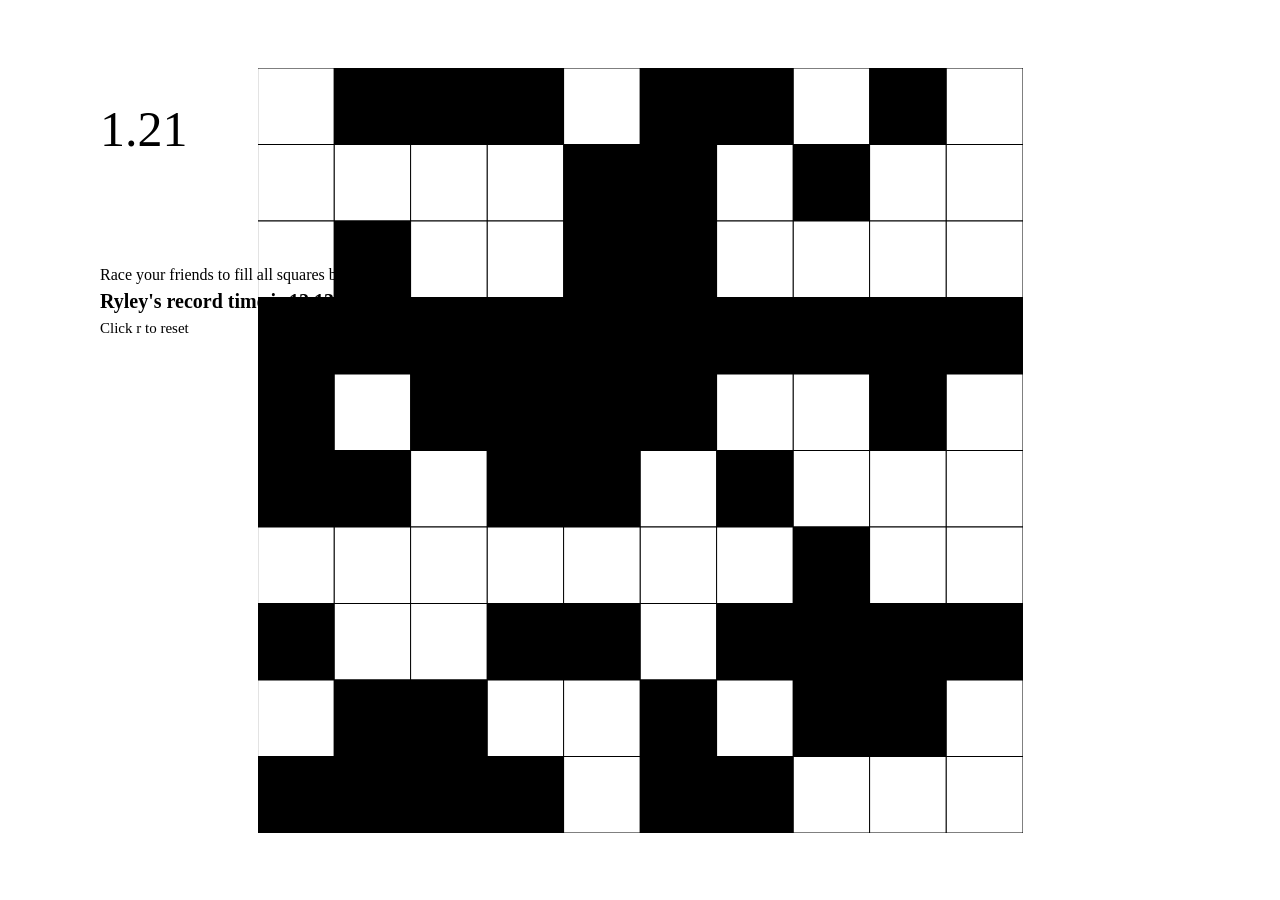
<file: 2d-arrays/index.html>
<!DOCTYPE html>
<html lang="en">
  <head>
    <meta charset="utf-8" />
    <meta name="viewport" content="width=device-width, initial-scale=1.0">

    <title>Sketch</title>

    <link rel="stylesheet" type="text/css" href="style.css">

    <!-- Linking to the main p5.js library, which allows your code to use all 
       p5 functions. Using this version while developing your code allows p5 
       to provide more Friendly Error Messages if you mess something up...-->
    <script src="libraries/p5.js"></script>

    <!-- Once your project is working completely, you can comment out the link
       to p5.js above, and instead link to this minified version. The minified
       version takes less space, and turns off Friendly Error Messages. This 
       increases the speed of your program quite dramatically in some cases.-->
    <!-- <script src="libraries/p5.min.js"></script> -->

    <script src="libraries/p5.sound.min.js"></script>
    <script src="libraries/p5.collide2d.min.js"></script>
  </head>

  <body>
    <div id="container"></div>
    <script src="sketch.js"></script>
  </body>
</html>
</file>
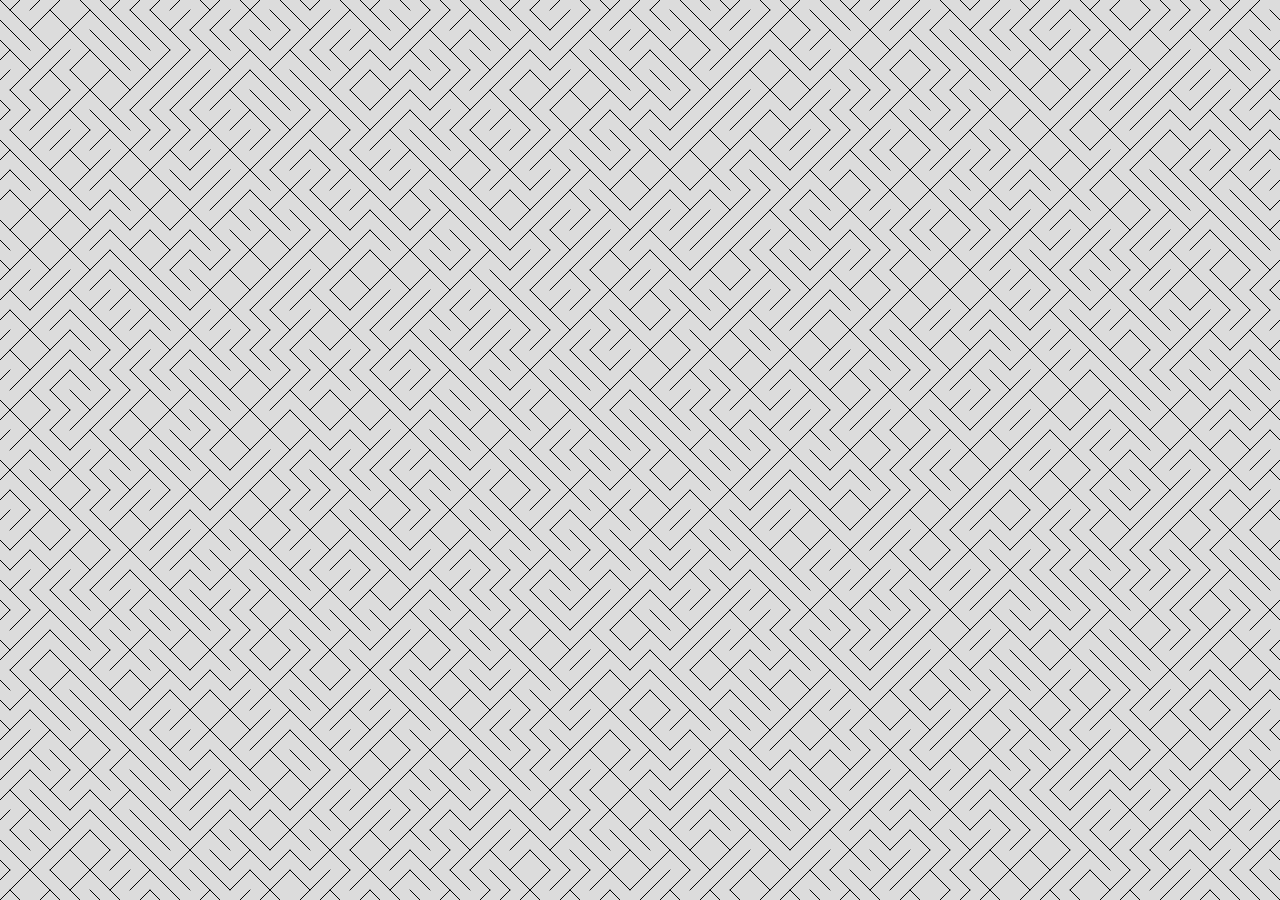
<file: art/index.html>
<!DOCTYPE html>
<html lang="en">
  <head>
    <meta charset="utf-8" />
    <meta name="viewport" content="width=device-width, initial-scale=1.0">

    <title>Sketch</title>

    <link rel="stylesheet" type="text/css" href="style.css">

    <!-- Linking to the main p5.js library, which allows your code to use all 
       p5 functions. Using this version while developing your code allows p5 
       to provide more Friendly Error Messages if you mess something up...-->
    <script src="libraries/p5.js"></script>

    <!-- Once your project is working completely, you can comment out the link
       to p5.js above, and instead link to this minified version. The minified
       version takes less space, and turns off Friendly Error Messages. This 
       increases the speed of your program quite dramatically in some cases.-->
    <!-- <script src="libraries/p5.min.js"></script> -->

    <script src="libraries/p5.sound.min.js"></script>
  </head>

  <body>
    <script src="sketch.js"></script>
  </body>
</html>
</file>
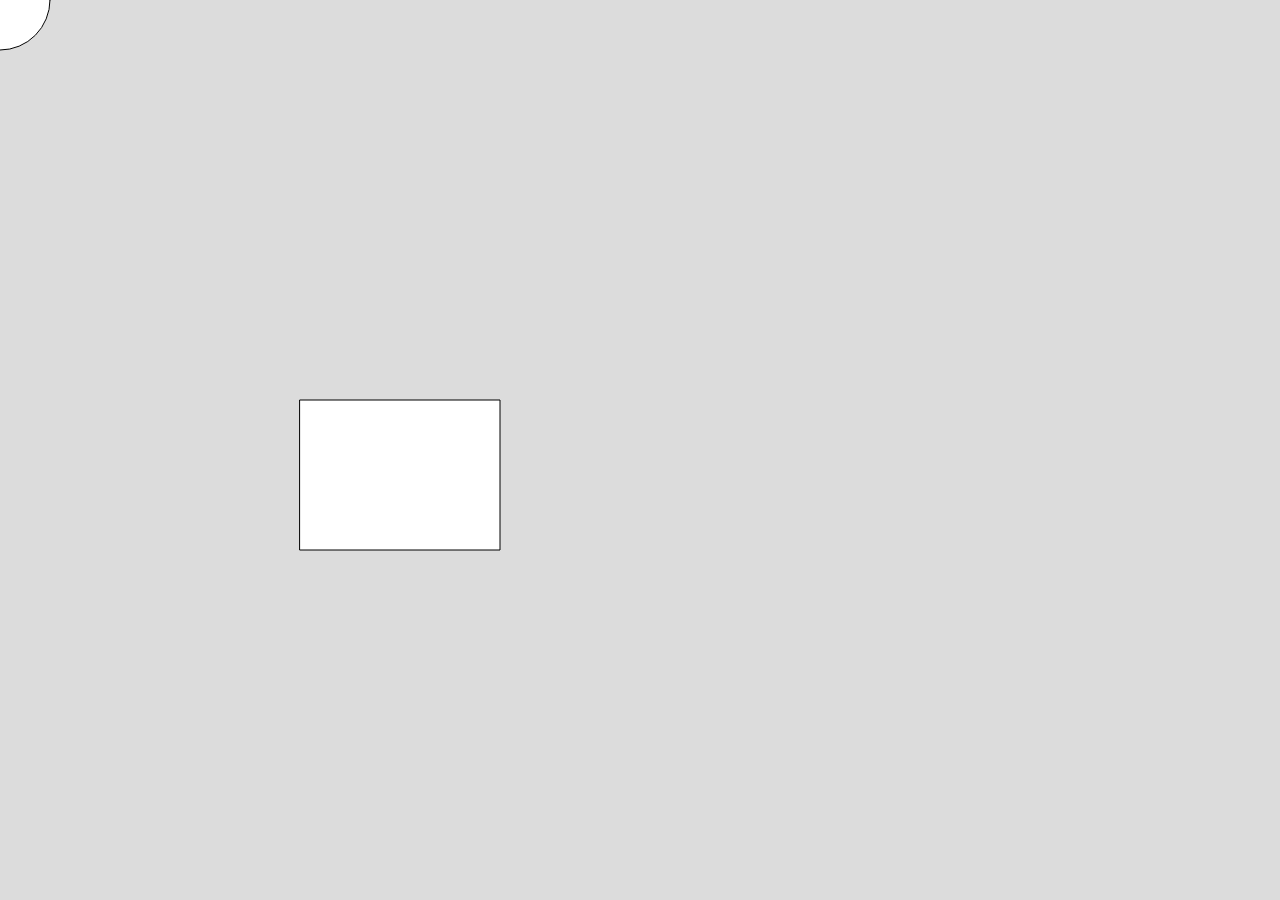
<file: collision/index.html>
<!DOCTYPE html>
<html lang="en">
  <head>
    <meta charset="utf-8" />
    <meta name="viewport" content="width=device-width, initial-scale=1.0">

    <title>Sketch</title>

    <link rel="stylesheet" type="text/css" href="style.css">

    <!-- Linking to the main p5.js library, which allows your code to use all 
       p5 functions. Using this version while developing your code allows p5 
       to provide more Friendly Error Messages if you mess something up...-->
    <script src="libraries/p5.js"></script>

    <!-- Once your project is working completely, you can comment out the link
       to p5.js above, and instead link to this minified version. The minified
       version takes less space, and turns off Friendly Error Messages. This 
       increases the speed of your program quite dramatically in some cases.-->
    <!-- <script src="libraries/p5.min.js"></script> -->

    <script src="libraries/p5.sound.min.js"></script>
    <script src="libraries/p5.collide2d.min.js"></script>
  </head>

  <body>
    <script src="sketch.js"></script>
  </body>
</html>
</file>
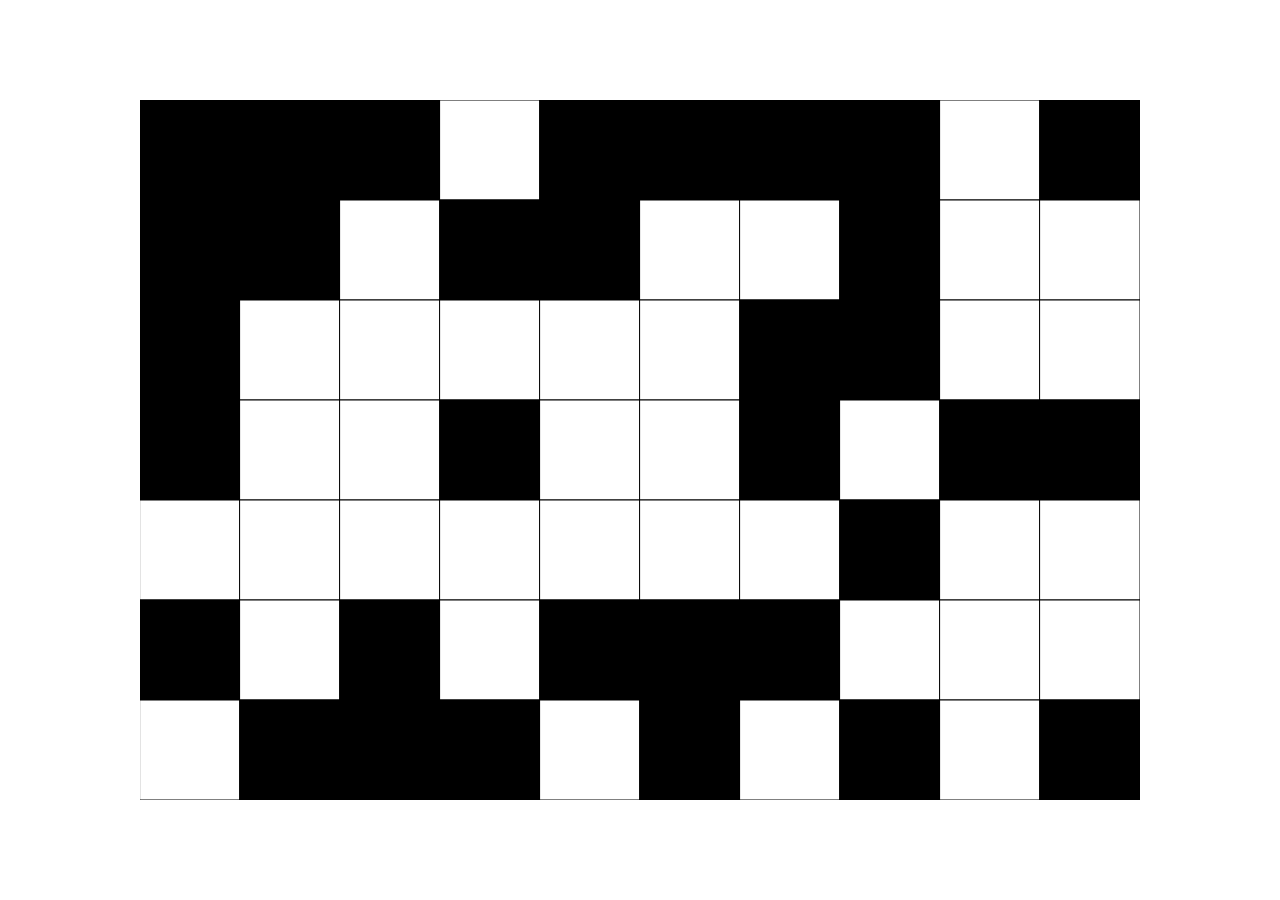
<file: rectangle/index.html>
<!DOCTYPE html>
<html lang="en">
  <head>
    <meta charset="utf-8" />
    <meta name="viewport" content="width=device-width, initial-scale=1.0">

    <title>Sketch</title>

    <link rel="stylesheet" type="text/css" href="style.css">

    <!-- Linking to the main p5.js library, which allows your code to use all 
       p5 functions. Using this version while developing your code allows p5 
       to provide more Friendly Error Messages if you mess something up...-->
    <script src="libraries/p5.js"></script>

    <!-- Once your project is working completely, you can comment out the link
       to p5.js above, and instead link to this minified version. The minified
       version takes less space, and turns off Friendly Error Messages. This 
       increases the speed of your program quite dramatically in some cases.-->
    <!-- <script src="libraries/p5.min.js"></script> -->

    <script src="libraries/p5.sound.min.js"></script>
  </head>

  <body>
    <div id="canvas-container"></div>
    <script src="sketch.js"></script>
  </body>
</html>
</file>
<file: 2d-arrays/style.css>
html, body {
  margin: 0;
  padding: 0;
  width: 100%;
  height: 100%;
}

#container {
  width: 100vw;
  height: 100vh;
  display: grid;
  place-items: center;
}

canvas {
  display: block;
}
</file>
<file: art/style.css>
html, body {
  margin: 0;
  padding: 0;
}

canvas {
  display: block;
}
</file>
<file: collision/style.css>
html, body {
  margin: 0;
  padding: 0;
}

canvas {
  display: block;
}
</file>
<file: rectangle/style.css>
html, body {
  margin: 0;
  padding: 0;
  width: 100%;
  height: 100%;
}

#canvas-container {
  width: 100vw;
  height: 100vh;
  display: grid;
  place-items: center;
}

canvas {
  display: block;
}
</file>
